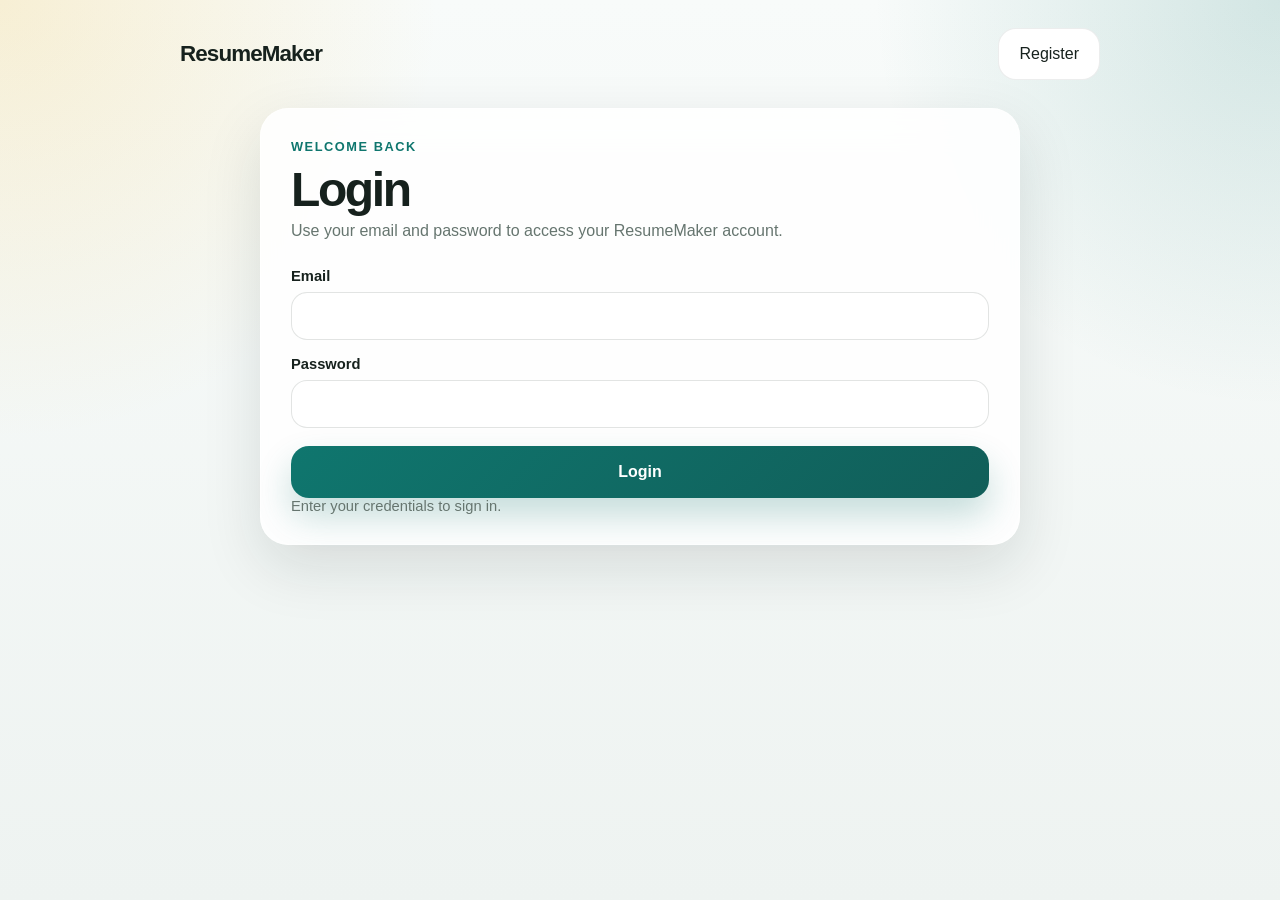
<file: resources/views/login.html>
<!DOCTYPE html>
<html lang="en">
  <head>
    <meta charset="UTF-8" />
    <meta name="viewport" content="width=device-width, initial-scale=1.0" />
    <title>Login</title>
    <link rel="stylesheet" href="/resources/css/styles.css" />
  </head>
  <body>
    <div class="page-shell auth-shell">
      <header class="topbar">
        <a class="site-brand" href="/login">ResumeMaker</a>
        <a class="ghost-action auth-link-button" href="/register">Register</a>
      </header>

      <main class="auth-layout">
        <section class="dashboard-card auth-card">
          <p class="eyebrow">Welcome Back</p>
          <h1 class="account-title">Login</h1>
          <p class="support-copy">Use your email and password to access your ResumeMaker account.</p>

          <form class="auth-form" id="login-form">
            <div class="form-grid">
              <div class="field-group full-width">
                <label for="login-email">Email</label>
                <input id="login-email" name="email" type="email" required />
              </div>
              <div class="field-group full-width">
                <label for="login-password">Password</label>
                <input id="login-password" name="password" type="password" required />
              </div>
            </div>
            <button class="primary-action" type="submit">Login</button>
          </form>

          <p class="export-note" id="login-status">Enter your credentials to sign in.</p>
        </section>
      </main>
    </div>

    <script src="/resources/js/login-page.js"></script>
  </body>
</html>
</file>
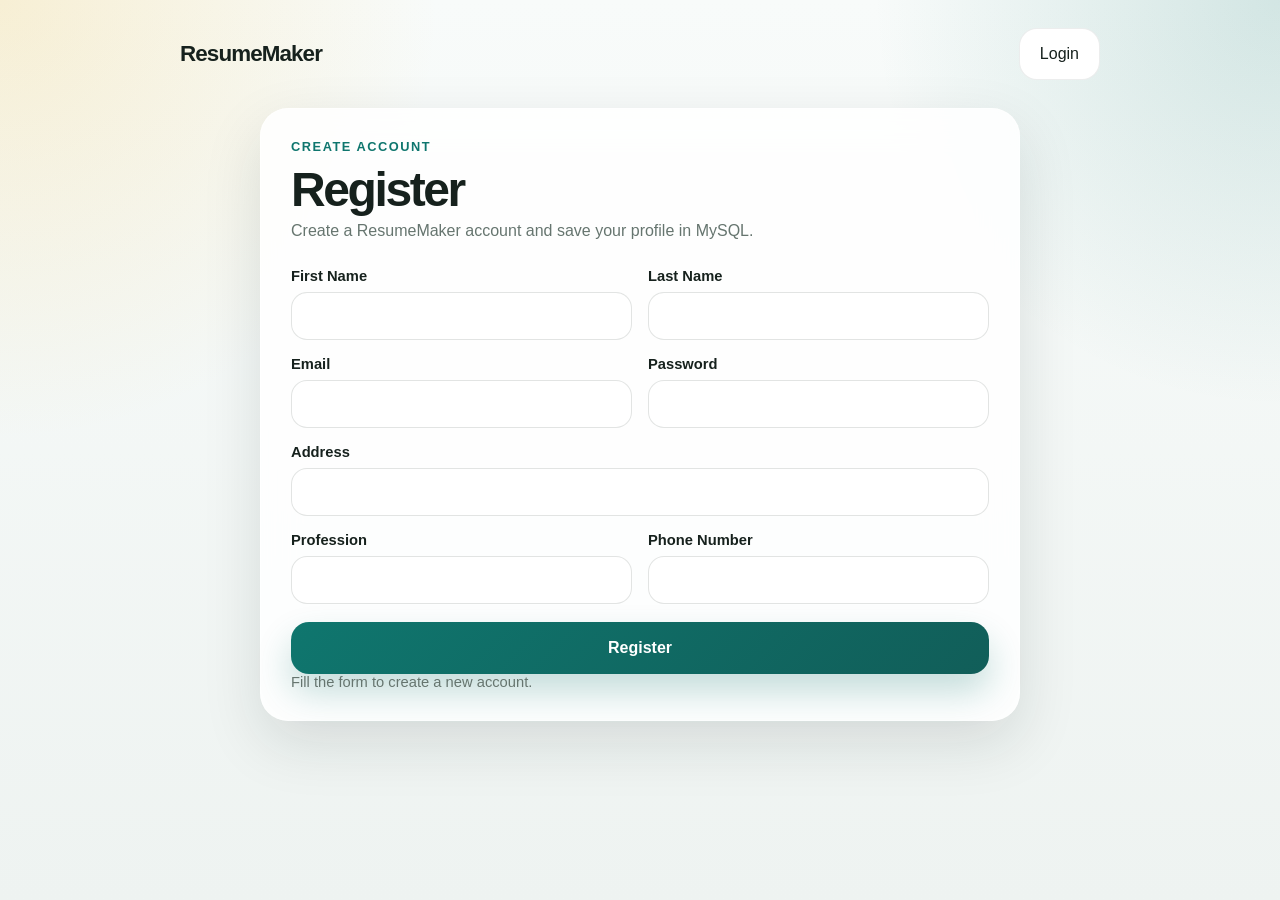
<file: resources/views/registration.html>
<!DOCTYPE html>
<html lang="en">
  <head>
    <meta charset="UTF-8" />
    <meta name="viewport" content="width=device-width, initial-scale=1.0" />
    <title>Register</title>
    <link rel="stylesheet" href="/resources/css/styles.css" />
  </head>
  <body>
    <div class="page-shell auth-shell">
      <header class="topbar">
        <a class="site-brand" href="/register">ResumeMaker</a>
        <a class="ghost-action auth-link-button" href="/login">Login</a>
      </header>

      <main class="auth-layout">
        <section class="dashboard-card auth-card">
          <p class="eyebrow">Create Account</p>
          <h1 class="account-title">Register</h1>
          <p class="support-copy">Create a ResumeMaker account and save your profile in MySQL.</p>

          <form class="auth-form" id="registration-form">
            <div class="form-grid">
              <div class="field-group">
                <label for="register-first-name">First Name</label>
                <input id="register-first-name" name="firstName" required />
              </div>
              <div class="field-group">
                <label for="register-last-name">Last Name</label>
                <input id="register-last-name" name="lastName" required />
              </div>
              <div class="field-group">
                <label for="register-email">Email</label>
                <input id="register-email" name="email" type="email" required />
              </div>
              <div class="field-group">
                <label for="register-password">Password</label>
                <input id="register-password" name="password" type="password" required />
              </div>
              <div class="field-group full-width">
                <label for="register-address">Address</label>
                <input id="register-address" name="address" required />
              </div>
              <div class="field-group">
                <label for="register-profession">Profession</label>
                <input id="register-profession" name="profession" />
              </div>
              <div class="field-group">
                <label for="register-phone">Phone Number</label>
                <input id="register-phone" name="phoneNumber" />
              </div>
            </div>
            <button class="primary-action" type="submit">Register</button>
          </form>

          <p class="export-note" id="registration-status">Fill the form to create a new account.</p>
        </section>
      </main>
    </div>

    <script src="/resources/js/registration-page.js"></script>
  </body>
</html>
</file>
<file: resources/css/styles.css>
:root {
  --bg: #eef3f1;
  --panel: rgba(255, 255, 255, 0.85);
  --panel-strong: #ffffff;
  --text: #16211d;
  --muted: #66756f;
  --line: rgba(22, 33, 29, 0.08);
  --accent: #0f766e;
  --accent-dark: #115e59;
  --accent-soft: #dff4ef;
  --highlight: #f4c95d;
  --shadow: 0 22px 60px rgba(19, 33, 29, 0.12);
}

* {
  box-sizing: border-box;
}

body {
  margin: 0;
  min-height: 100vh;
  font-family: "Aptos", "Trebuchet MS", "Segoe UI", sans-serif;
  color: var(--text);
  background:
    radial-gradient(circle at top left, rgba(244, 201, 93, 0.24), transparent 28%),
    radial-gradient(circle at top right, rgba(15, 118, 110, 0.16), transparent 26%),
    linear-gradient(180deg, #f8fbfa 0%, var(--bg) 100%);
}

button {
  font: inherit;
}

.page-shell {
  width: min(1200px, calc(100% - 32px));
  margin: 0 auto;
  padding: 28px 0 40px;
}

.topbar {
  display: flex;
  align-items: center;
  justify-content: space-between;
  gap: 20px;
  margin-bottom: 28px;
}

.topbar-brand {
  display: flex;
  align-items: center;
  gap: 12px;
}

.site-brand {
  color: var(--text);
  text-decoration: none;
  font-size: 1.4rem;
  font-weight: 800;
  letter-spacing: -0.04em;
}

.nav-link-button {
  display: inline-flex;
  align-items: center;
  justify-content: center;
  min-height: 44px;
  text-decoration: none;
}

.topbar-actions {
  display: flex;
  align-items: center;
  gap: 14px;
}

.icon-button,
.profile-chip {
  border: 1px solid var(--line);
  background: rgba(255, 255, 255, 0.76);
  box-shadow: 0 10px 30px rgba(22, 33, 29, 0.06);
}

.icon-button {
  position: relative;
  width: 52px;
  height: 52px;
  border-radius: 16px;
  display: grid;
  place-items: center;
  cursor: pointer;
}

.icon-button svg {
  width: 22px;
  height: 22px;
  fill: var(--text);
}

.notification-dot {
  position: absolute;
  top: 12px;
  right: 13px;
  width: 10px;
  height: 10px;
  border-radius: 999px;
  background: #ef4444;
  border: 2px solid #fff;
}

.notification-menu {
  position: relative;
}

.notification-dropdown {
  position: absolute;
  top: calc(100% + 10px);
  right: 0;
  width: min(360px, calc(100vw - 32px));
  max-height: 420px;
  overflow: hidden;
  border: 1px solid var(--line);
  border-radius: 22px;
  background: rgba(255, 255, 255, 0.98);
  box-shadow: 0 18px 40px rgba(22, 33, 29, 0.12);
  backdrop-filter: blur(14px);
  z-index: 12;
}

.notification-dropdown-header {
  display: flex;
  align-items: center;
  justify-content: space-between;
  gap: 12px;
  padding: 16px 18px;
  border-bottom: 1px solid var(--line);
}

.notification-count {
  min-width: 32px;
  min-height: 32px;
  padding: 0 10px;
  display: inline-flex;
  align-items: center;
  justify-content: center;
  border-radius: 999px;
  background: #ddf4ef;
  color: #115e59;
  font-size: 0.88rem;
  font-weight: 800;
}

.notification-list {
  display: grid;
  gap: 10px;
  max-height: 344px;
  overflow-y: auto;
  padding: 14px;
}

.notification-item {
  padding: 14px;
  border: 1px solid var(--line);
  border-radius: 18px;
  background: rgba(248, 251, 250, 0.94);
}

.notification-item h3 {
  margin: 0 0 6px;
  font-size: 1rem;
}

.notification-item p {
  margin: 0;
  color: var(--muted);
}

.notification-item-footer {
  margin-top: 12px;
  display: flex;
  align-items: center;
  justify-content: space-between;
  gap: 12px;
}

.notification-meta {
  color: var(--muted);
  font-size: 0.86rem;
}

.notification-open-button {
  min-height: 38px;
  padding: 0 14px;
  border: 0;
  border-radius: 12px;
  background: #0f766e;
  color: #fff;
  font-weight: 700;
  cursor: pointer;
}

.notification-empty {
  margin: 0;
  padding: 24px 12px;
  text-align: center;
  color: var(--muted);
}

.profile-chip {
  display: flex;
  align-items: center;
  gap: 12px;
  padding: 8px 16px 8px 10px;
  border-radius: 18px;
  cursor: pointer;
}

.profile-menu {
  position: relative;
  padding-bottom: 10px;
  margin-bottom: -10px;
}

.profile-dropdown {
  position: absolute;
  top: calc(100% + 2px);
  right: 0;
  min-width: 210px;
  padding: 10px;
  border: 1px solid var(--line);
  border-radius: 18px;
  background: rgba(255, 255, 255, 0.96);
  box-shadow: 0 18px 40px rgba(22, 33, 29, 0.12);
  backdrop-filter: blur(14px);
  z-index: 10;
}

.dropdown-item {
  width: 100%;
  min-height: 46px;
  border: 0;
  border-radius: 12px;
  background: transparent;
  text-align: left;
  cursor: pointer;
  color: var(--text);
  font-weight: 600;
}

.dropdown-item:hover {
  background: #eef7f4;
}

.profile-avatar {
  width: 40px;
  height: 40px;
  border-radius: 14px;
  display: grid;
  place-items: center;
  background: linear-gradient(135deg, var(--accent) 0%, var(--accent-dark) 100%);
  color: #fff;
  font-weight: 700;
}

.profile-copy {
  display: flex;
  flex-direction: column;
  align-items: flex-start;
}

.profile-copy strong {
  font-size: 0.96rem;
}

.profile-copy small {
  color: var(--muted);
}

.dashboard-grid {
  display: grid;
  grid-template-columns: minmax(0, 3fr) minmax(260px, 1fr);
  gap: 24px;
}

.primary-column,
.sidebar {
  min-width: 0;
}

.hero-card,
.dashboard-card {
  border: 1px solid rgba(255, 255, 255, 0.55);
  border-radius: 28px;
  background: var(--panel);
  box-shadow: var(--shadow);
  backdrop-filter: blur(18px);
}

.hero-card {
  padding: 30px;
  margin-bottom: 24px;
}

.hero-card h1 {
  margin: 8px 0 12px;
  max-width: 13ch;
  font-size: clamp(2rem, 5vw, 3.5rem);
  line-height: 0.98;
  letter-spacing: -0.06em;
}

.hero-copy,
.support-copy {
  margin: 0;
  max-width: 56ch;
  color: var(--muted);
  line-height: 1.7;
}

.eyebrow {
  margin: 0;
  font-size: 0.8rem;
  font-weight: 700;
  letter-spacing: 0.12em;
  text-transform: uppercase;
  color: var(--accent);
}

.split-panels {
  display: grid;
  grid-template-columns: repeat(2, minmax(0, 1fr));
  gap: 24px;
}

.dashboard-card {
  padding: 24px;
}

.accent-card {
  background:
    linear-gradient(180deg, rgba(255, 255, 255, 0.9), rgba(223, 244, 239, 0.92)),
    var(--panel-strong);
}

.card-header {
  display: flex;
  align-items: flex-start;
  justify-content: space-between;
  gap: 12px;
  margin-bottom: 22px;
}

.card-header h2 {
  margin: 8px 0 0;
  font-size: 1.5rem;
  line-height: 1.15;
  letter-spacing: -0.04em;
}

.resume-list {
  display: grid;
  gap: 14px;
  margin-bottom: 20px;
}

.resume-item {
  display: flex;
  align-items: center;
  justify-content: space-between;
  gap: 16px;
  padding: 16px 18px;
  border-radius: 20px;
  background: rgba(248, 251, 250, 0.95);
  border: 1px solid var(--line);
}

.resume-item h3 {
  margin: 0 0 4px;
  font-size: 1rem;
}

.resume-item p {
  margin: 0;
  color: var(--muted);
  font-size: 0.92rem;
}

.resume-tag {
  padding: 9px 12px;
  border-radius: 999px;
  background: var(--accent-soft);
  color: var(--accent-dark);
  font-size: 0.82rem;
  font-weight: 700;
  white-space: nowrap;
}

.resume-item-actions {
  display: flex;
  align-items: center;
  gap: 10px;
}

.resume-edit-button {
  min-height: 40px;
  padding: 0 14px;
  border: 1px solid var(--line);
  border-radius: 12px;
  background: #ffffff;
  color: var(--text);
  font: inherit;
  font-weight: 700;
  cursor: pointer;
}

.primary-action,
.secondary-action {
  width: 100%;
  min-height: 52px;
  border: 0;
  border-radius: 18px;
  font-weight: 700;
  cursor: pointer;
  transition: transform 180ms ease, box-shadow 180ms ease;
}

.primary-action {
  color: #fff;
  background: linear-gradient(135deg, var(--accent) 0%, var(--accent-dark) 100%);
  box-shadow: 0 18px 35px rgba(15, 118, 110, 0.24);
}

.secondary-action {
  margin-top: 22px;
  color: var(--text);
  background: #fff7e1;
  box-shadow: 0 16px 30px rgba(244, 201, 93, 0.22);
}

.primary-action:hover,
.secondary-action:hover,
.icon-button:hover,
.profile-chip:hover {
  transform: translateY(-1px);
}

.sidebar-card {
  height: 100%;
}

.metric-stack {
  display: grid;
  gap: 14px;
}

.metric-card {
  padding: 18px;
  border-radius: 22px;
  border: 1px solid var(--line);
  background: rgba(248, 251, 250, 0.95);
}

.metric-value {
  display: block;
  margin-bottom: 6px;
  font-size: 1.8rem;
  font-weight: 800;
  letter-spacing: -0.05em;
}

.metric-label {
  color: var(--muted);
}

.nav-button {
  min-height: 44px;
}

.hidden {
  display: none !important;
}

.modal-shell {
  position: fixed;
  inset: 0;
  z-index: 20;
  display: grid;
  place-items: center;
  padding: 20px;
}

.modal-backdrop {
  position: absolute;
  inset: 0;
  background: rgba(10, 15, 13, 0.48);
  backdrop-filter: blur(8px);
}

.resume-modal-card {
  position: relative;
  width: min(920px, 100%);
  max-height: min(90vh, 960px);
  overflow: auto;
  padding: 26px;
  border-radius: 30px;
  background: #fdfefd;
  box-shadow: 0 30px 90px rgba(10, 15, 13, 0.24);
}

.modal-topbar {
  display: flex;
  align-items: flex-start;
  justify-content: space-between;
  gap: 16px;
  margin-bottom: 18px;
}

.modal-topbar h2 {
  margin: 8px 0 6px;
  font-size: 1.8rem;
  letter-spacing: -0.04em;
}

.modal-subcopy {
  margin: 0;
  color: var(--muted);
}

.close-button,
.ghost-action,
.step-badge {
  font: inherit;
}

.close-button {
  width: 44px;
  height: 44px;
  border: 1px solid var(--line);
  border-radius: 14px;
  background: #fff;
  cursor: pointer;
  font-size: 1.6rem;
  line-height: 1;
}

.stepper {
  display: grid;
  grid-template-columns: repeat(4, minmax(0, 1fr));
  gap: 12px;
  margin-bottom: 20px;
}

.step-badge {
  padding: 14px;
  border: 1px solid var(--line);
  border-radius: 18px;
  background: #f3f7f5;
  text-align: left;
}

.step-badge strong,
.step-badge span {
  display: block;
}

.step-badge strong {
  margin-bottom: 4px;
  font-size: 0.95rem;
}

.step-badge span {
  color: var(--muted);
  font-size: 0.84rem;
}

.step-badge.active {
  border-color: rgba(15, 118, 110, 0.24);
  background: #e8f7f2;
}

.step-badge.complete {
  background: #eefaf0;
}

.step-badge.locked {
  opacity: 0.6;
}

.step-content {
  min-height: 420px;
}

.step-panel h3 {
  margin: 0 0 8px;
  font-size: 1.5rem;
  letter-spacing: -0.04em;
}

.step-panel > p {
  margin: 0 0 22px;
  color: var(--muted);
}

.form-grid {
  display: grid;
  grid-template-columns: repeat(2, minmax(0, 1fr));
  gap: 16px;
}

.field-group {
  display: grid;
  gap: 8px;
}

.field-group.full-width {
  grid-column: 1 / -1;
}

.field-group label {
  font-size: 0.92rem;
  font-weight: 600;
}

.field-group input,
.field-group textarea,
.field-group select {
  width: 100%;
  padding: 14px 16px;
  border: 1px solid rgba(22, 33, 29, 0.12);
  border-radius: 16px;
  background: #fff;
  font: inherit;
  color: var(--text);
}

.field-group textarea {
  min-height: 120px;
  resize: vertical;
}

.collection-stack {
  display: grid;
  gap: 16px;
}

.collection-card {
  padding: 18px;
  border: 1px solid var(--line);
  border-radius: 24px;
  background: #f8fbfa;
}

.collection-card-header {
  display: flex;
  align-items: center;
  justify-content: space-between;
  gap: 12px;
  margin-bottom: 16px;
}

.collection-card-header h4 {
  margin: 0;
  font-size: 1rem;
}

.inline-add-button,
.remove-button,
.ghost-action {
  border: 1px solid var(--line);
  background: #fff;
  color: var(--text);
  cursor: pointer;
}

.inline-add-button,
.remove-button {
  min-height: 44px;
  padding: 0 16px;
  border-radius: 14px;
  font-weight: 700;
}

.ghost-action {
  min-height: 52px;
  padding: 0 20px;
  border-radius: 18px;
}

.choose-template-action {
  margin-top: 12px;
}

.collection-toolbar {
  margin-top: 16px;
}

.skill-grid {
  display: flex;
  flex-wrap: wrap;
  gap: 10px;
  margin-top: 18px;
}

.skill-pill {
  display: inline-flex;
  align-items: center;
  gap: 8px;
  padding: 10px 14px;
  border-radius: 999px;
  background: var(--accent-soft);
  color: var(--accent-dark);
  font-weight: 700;
}

.skill-pill button {
  border: 0;
  background: transparent;
  color: inherit;
  cursor: pointer;
  font-size: 1rem;
}

.modal-actions {
  display: flex;
  justify-content: space-between;
  gap: 12px;
  margin-top: 22px;
}

.modal-primary {
  width: auto;
  min-width: 220px;
}

.completion-card {
  padding: 24px;
  border-radius: 24px;
  background: linear-gradient(180deg, #effaf6 0%, #ffffff 100%);
  border: 1px solid rgba(15, 118, 110, 0.12);
}

.completion-card p {
  color: var(--muted);
}

.template-modal-card {
  max-width: 1080px;
}

.template-grid {
  display: grid;
  grid-template-columns: repeat(2, minmax(0, 1fr));
  gap: 18px;
}

.templates-page-layout {
  display: grid;
  gap: 24px;
}

.templates-support-copy {
  max-width: none;
}

.templates-grid {
  display: grid;
  grid-template-columns: repeat(4, minmax(0, 1fr));
  gap: 18px;
}

.template-gallery-card {
  border: 1px solid var(--line);
  border-radius: 24px;
  overflow: hidden;
  background: rgba(255, 255, 255, 0.88);
  box-shadow: 0 18px 40px rgba(22, 33, 29, 0.08);
}

.template-gallery-card img {
  width: 100%;
  height: 260px;
  object-fit: cover;
  display: block;
  background: #fff;
}

.template-gallery-body {
  padding: 16px;
}

.template-gallery-body h3 {
  margin: 0 0 8px;
  font-size: 1rem;
}

.template-gallery-body p {
  margin: 0 0 14px;
  color: var(--muted);
  font-size: 0.9rem;
}

.template-card {
  padding: 16px;
  border: 1px solid var(--line);
  border-radius: 24px;
  background: #f8fbfa;
}

.template-card img {
  display: block;
  width: 100%;
  height: 260px;
  object-fit: cover;
  border-radius: 18px;
  border: 1px solid rgba(22, 33, 29, 0.08);
  background: #fff;
}

.template-card h3 {
  margin: 14px 0 10px;
  font-size: 1.05rem;
}

.resume-detail-layout {
  display: grid;
  grid-template-columns: minmax(0, 1.15fr) minmax(320px, 0.85fr);
  gap: 24px;
  align-items: start;
}

.resume-preview-panel,
.resume-editor-panel {
  min-width: 0;
}

.resume-preview-sheet {
  min-height: 100%;
  padding: 34px;
  border-radius: 30px;
  background: #fffefc;
  box-shadow: var(--shadow);
  border: 1px solid rgba(22, 33, 29, 0.08);
}

.resume-export-actions {
  margin-top: 18px;
  display: grid;
  gap: 10px;
}

.export-button {
  max-width: 240px;
}

.export-note {
  margin: 0;
  color: var(--muted);
  font-size: 0.92rem;
}

.account-layout {
  display: grid;
  gap: 24px;
}

.auth-shell {
  max-width: 920px;
}

.auth-layout {
  display: grid;
  place-items: center;
}

.auth-card {
  width: min(100%, 760px);
  padding: 30px;
}

.auth-form {
  display: grid;
  gap: 18px;
  margin-top: 24px;
}

.auth-link-button {
  display: inline-flex;
  align-items: center;
  justify-content: center;
  text-decoration: none;
}

.account-summary-card,
.account-form-card {
  padding: 28px;
}

.account-title {
  margin: 8px 0 0;
  font-size: clamp(2rem, 4vw, 3rem);
  letter-spacing: -0.05em;
}

.account-fields {
  display: grid;
  gap: 18px;
}

.account-field-row {
  display: grid;
  grid-template-columns: minmax(140px, 220px) minmax(0, 1fr);
  gap: 18px;
  align-items: center;
  padding: 18px 0;
  border-bottom: 1px solid var(--line);
}

.account-field-row:last-child {
  border-bottom: 0;
}

.account-field-copy h2 {
  margin: 0;
  font-size: 1rem;
}

.account-field-inputs {
  display: grid;
  grid-template-columns: minmax(0, 1fr) auto;
  gap: 12px;
}

.account-input {
  width: 100%;
  min-height: 52px;
  padding: 14px 16px;
  border: 1px solid rgba(22, 33, 29, 0.12);
  border-radius: 16px;
  background: #fff;
  font: inherit;
  color: var(--text);
}

.save-field-button {
  width: auto;
  min-width: 120px;
}

.account-danger-zone {
  margin-top: 28px;
  padding-top: 24px;
  border-top: 1px solid var(--line);
  display: grid;
  gap: 16px;
}

.danger-actions {
  display: flex;
  flex-wrap: wrap;
  gap: 12px;
}

.danger-button {
  min-height: 52px;
  padding: 0 20px;
  border: 0;
  border-radius: 18px;
  background: #b91c1c;
  color: #fff;
  font: inherit;
  font-weight: 700;
  cursor: pointer;
}

.resume-sheet-header {
  padding-bottom: 18px;
  margin-bottom: 22px;
  border-bottom: 2px solid rgba(15, 118, 110, 0.12);
}

.resume-sheet-header h1 {
  margin: 0 0 10px;
  font-size: clamp(2rem, 4vw, 2.8rem);
  letter-spacing: -0.05em;
}

.resume-contact {
  display: flex;
  flex-wrap: wrap;
  gap: 10px 18px;
  color: var(--muted);
  font-size: 0.95rem;
}

.resume-links {
  margin-top: 12px;
  display: flex;
  flex-wrap: wrap;
  gap: 10px;
}

.resume-links span {
  padding: 8px 12px;
  border-radius: 999px;
  background: #eff7f4;
  color: var(--accent-dark);
  font-size: 0.85rem;
  font-weight: 700;
}

.resume-section {
  margin-top: 26px;
}

.resume-section h2 {
  margin: 0 0 14px;
  font-size: 1rem;
  letter-spacing: 0.14em;
  text-transform: uppercase;
  color: var(--accent);
}

.resume-entry {
  padding: 0 0 16px;
  margin-bottom: 16px;
  border-bottom: 1px solid rgba(22, 33, 29, 0.08);
}

.resume-entry:last-child {
  margin-bottom: 0;
  padding-bottom: 0;
  border-bottom: 0;
}

.resume-entry-top {
  display: flex;
  justify-content: space-between;
  gap: 16px;
  align-items: baseline;
}

.resume-entry h3,
.resume-entry h4 {
  margin: 0;
  font-size: 1.05rem;
}

.resume-entry p {
  margin: 8px 0 0;
  line-height: 1.6;
  color: #31423d;
}

.resume-entry small {
  color: var(--muted);
  font-weight: 600;
}

.resume-skill-list {
  display: flex;
  flex-wrap: wrap;
  gap: 10px;
}

.resume-skill-list span {
  padding: 10px 14px;
  border-radius: 999px;
  background: #eff7f4;
  font-weight: 700;
}

.editor-card {
  padding-bottom: 18px;
}

.editor-scroll {
  max-height: calc(100vh - 190px);
  overflow: auto;
  padding-right: 4px;
}

.editor-section-title {
  margin: 0 0 14px;
  font-size: 1.05rem;
}

@media (max-width: 960px) {
  .dashboard-grid {
    grid-template-columns: 1fr;
  }

  .split-panels {
    grid-template-columns: 1fr;
  }

  .resume-detail-layout {
    grid-template-columns: 1fr;
  }

  .template-grid {
    grid-template-columns: 1fr;
  }

  .templates-grid {
    grid-template-columns: repeat(2, minmax(0, 1fr));
  }
}

@media (max-width: 640px) {
  .page-shell {
    width: min(100% - 24px, 100%);
    padding-top: 20px;
  }

  .topbar {
    flex-direction: column;
    align-items: stretch;
  }

  .topbar-actions {
    justify-content: space-between;
  }

  .profile-chip {
    flex: 1;
    justify-content: center;
  }

  .hero-card,
  .dashboard-card {
    padding: 20px;
    border-radius: 24px;
  }

  .resume-item {
    flex-direction: column;
    align-items: flex-start;
  }

  .topbar-brand {
    width: 100%;
    flex-direction: column;
    align-items: stretch;
  }

  .templates-grid {
    grid-template-columns: 1fr;
  }

  .account-field-row,
  .account-field-inputs {
    grid-template-columns: 1fr;
  }

  .stepper,
  .form-grid {
    grid-template-columns: 1fr;
  }

  .modal-actions {
    flex-direction: column-reverse;
  }

  .modal-primary,
  .ghost-action {
    width: 100%;
  }
}
</file>
